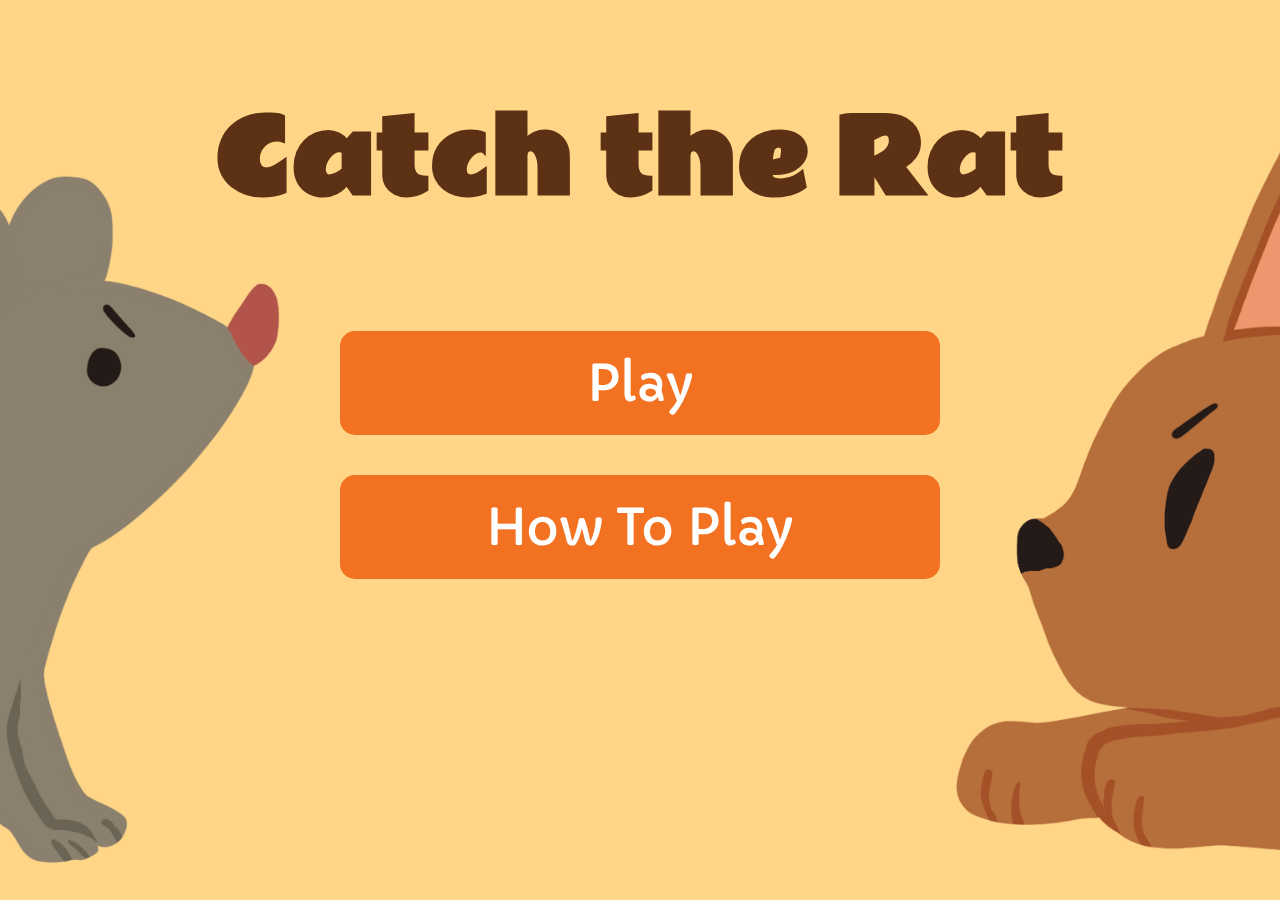
<file: index.html>
<!DOCTYPE html>
<html>
    <head>
        <title>index</title>
        <link rel="preconnect" href="https://fonts.googleapis.com">
        <link rel="preconnect" href="https://fonts.gstatic.com" crossorigin>
        <link href="https://fonts.googleapis.com/css2?family=Capriola&family=Rammetto+One&display=swap" rel="stylesheet">
        <link rel="stylesheet" href="style2.css">
    </head>
    <body>
        <h1>Catch the Rat</h1>
        <button class="button" id="playagain">Play</button>
        <button class="button" id="howtoplay">How To Play</button>

        <img class="menuTest" src="menuscreenfinalyea.PNG"><img>

        <script src="scripthome.js"></script>
    </body>
</html>
</file>
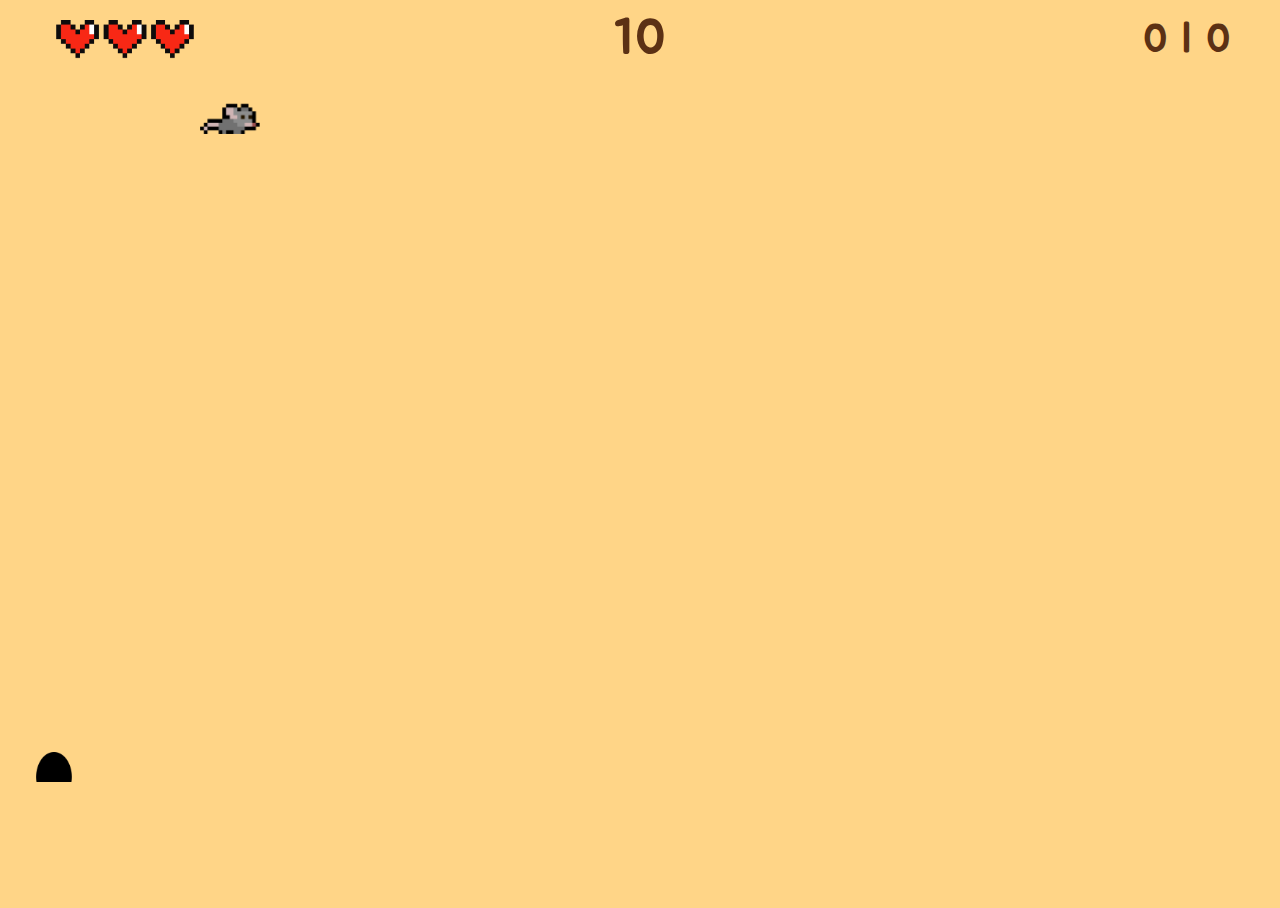
<file: CTC Final copy again/index.html>
<!DOCTYPE html>
<html>
    <head>
        <title>game</title>
        <link rel="preconnect" href="https://fonts.googleapis.com">
        <link rel="preconnect" href="https://fonts.gstatic.com" crossorigin>
        <link href="https://fonts.googleapis.com/css2?family=Capriola&family=Jua&family=Rammetto+One&display=swap" rel="stylesheet">
        <link rel="stylesheet" href="style.css"></link>
    </head>
    <body>
        <div class="score" style="display: none;"></div>
        <div id="currentScore"></div>
        <audio id="hitSound" src="damage.wav"></audio>

        <div class="over" style="display: none;">test game over page</div>
        <div class="invisibleDiv" style="display: none;">Test</div>


        <div class="threeHearts" style="display: none;">
            <img src="3hearts.png" width="150px" style="position: absolute;left:50px;top:0px">
        </div>
        <div class="twoHearts" style="display: none;">
            <img src="2hearts.png" width="150px" style="position: absolute;left:50px;top:0px">
        </div>
        <div class="oneHeart" style="display: none;">
            <img src="1heart.png" width="150px" style="position: absolute;left:50px;top:0px">
        </div>
        <img src="mousesmall.gif" class="player" style="position: absolute;left:0px;top:0px">
        <img src="rathole.png" class="hole">
        <script src="script.js"></script>
    </body>
</html>
</file>
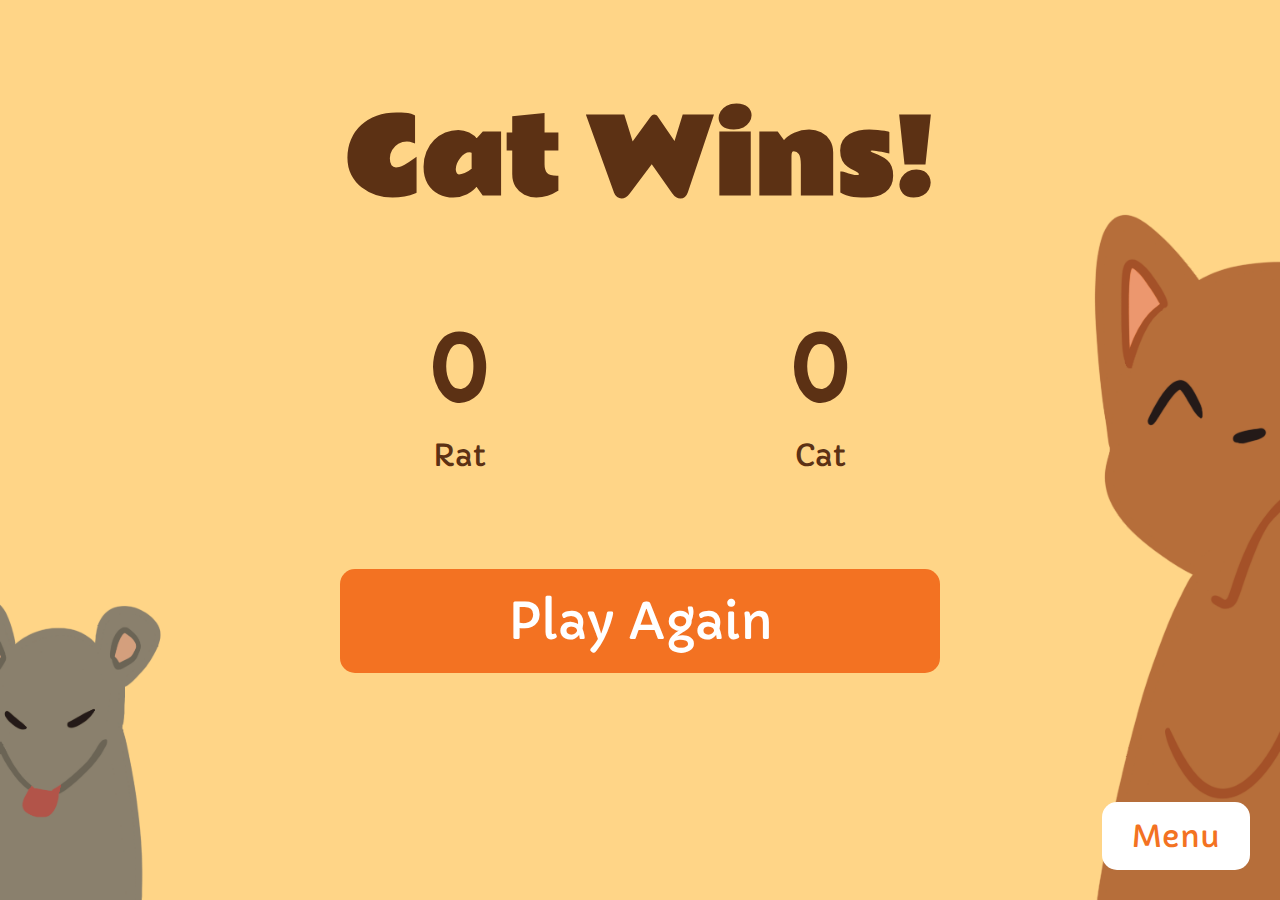
<file: catwins.html>
<!DOCTYPE html>
<html>
    <head>
        <title>catwins</title>
        <link rel="preconnect" href="https://fonts.googleapis.com">
        <link rel="preconnect" href="https://fonts.gstatic.com" crossorigin>
        <link href="https://fonts.googleapis.com/css2?family=Capriola&family=Jua&family=Rammetto+One&display=swap" rel="stylesheet">
        <link rel="stylesheet" href="style2.css">
    </head>
    <body>
        <h1>Cat Wins!</h1>
        <div class="fullBlock">
            <div class="rightBlock">
                <div class="score"></div>
                <div class="scoreName">Rat</div>
            </div>
            <div class="leftBlock">
                <div class="scoreCat"></div>
                <div class="scoreNameCat">Cat</div>
            </div>
        </div>

        <button class="button" id="playagain">Play Again</button>
        <button class="button2" id="menu">Menu</button>
        <div class="score"></div>
        <img class="menuTest" src="catwinfinal.PNG">
        <script src="script2.js"></script>
    </body>
</html>
</file>
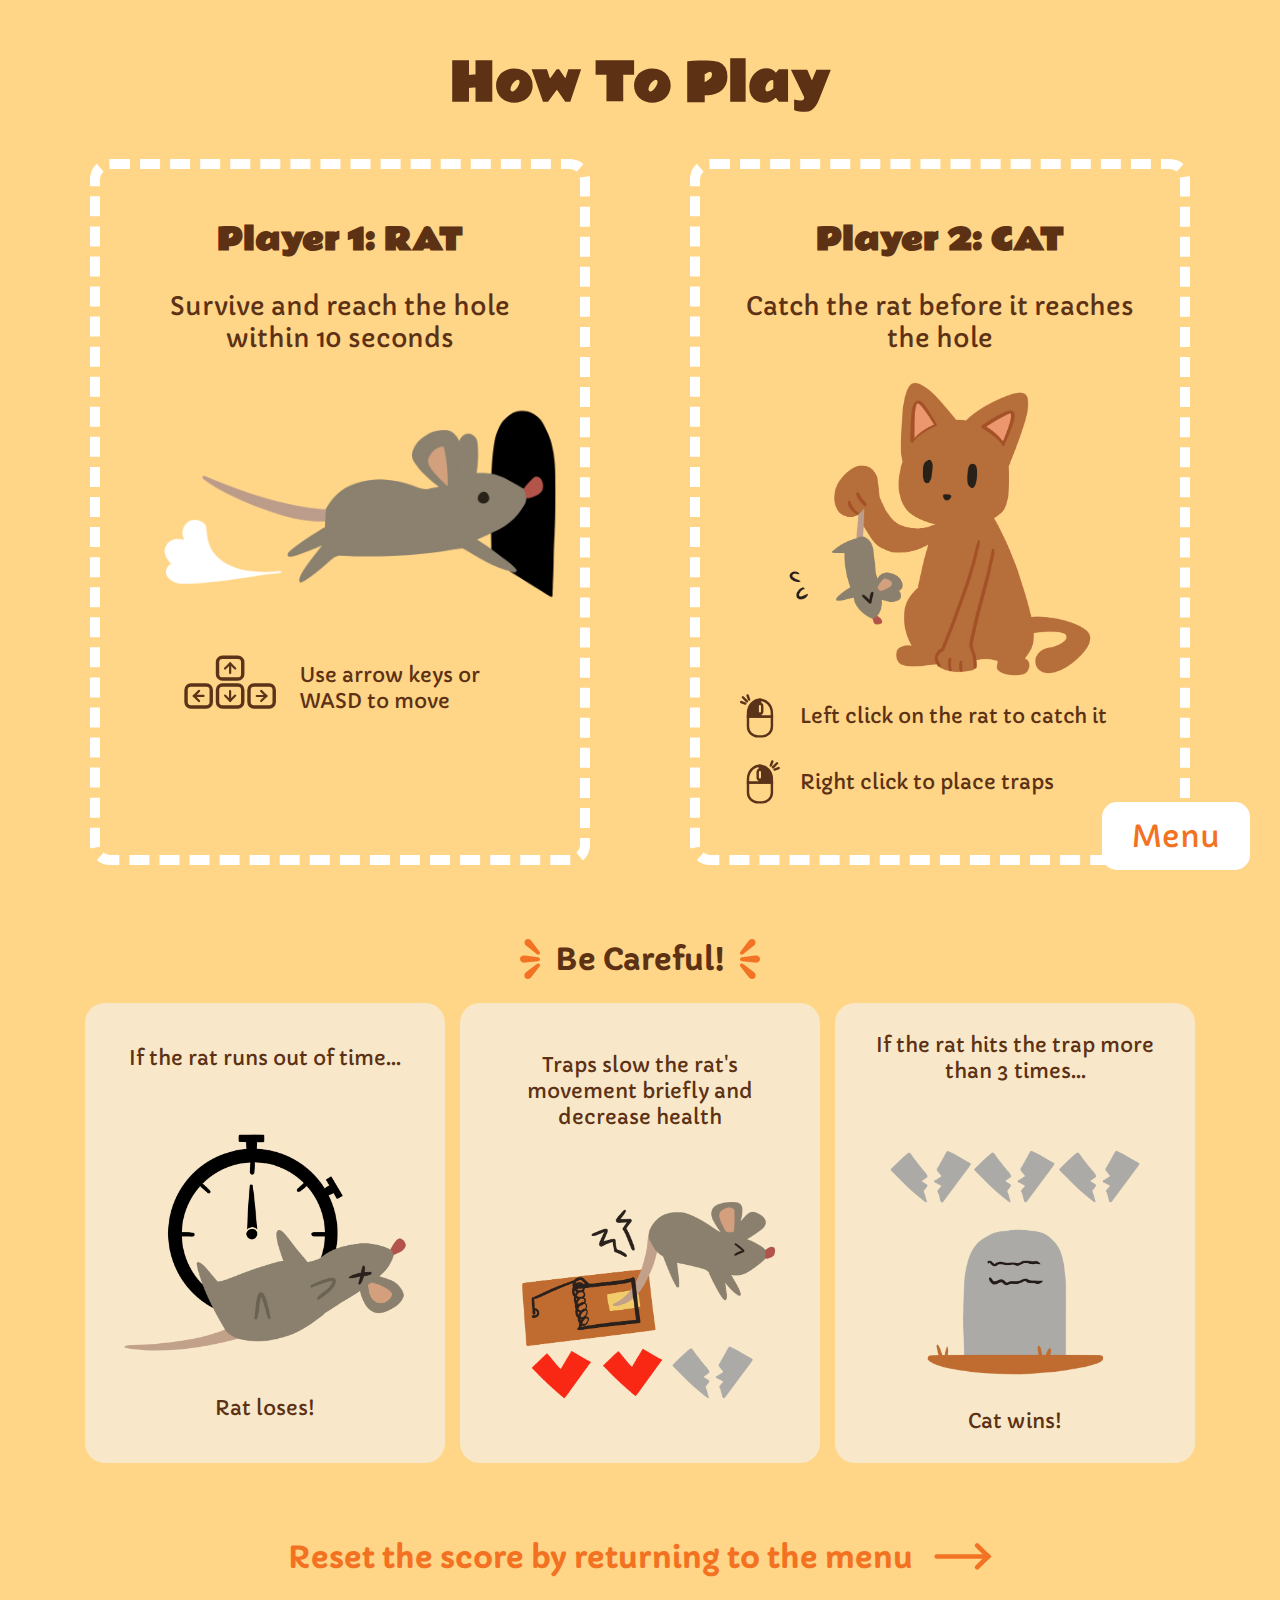
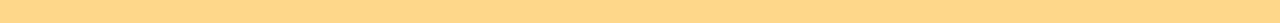
<file: howtoplay.html>
<!DOCTYPE html>
<html>
    <head>
        <title>home</title>
        <link rel="preconnect" href="https://fonts.googleapis.com">
        <link rel="preconnect" href="https://fonts.gstatic.com" crossorigin>
        <link href="https://fonts.googleapis.com/css2?family=Capriola&family=Rammetto+One&display=swap" rel="stylesheet">
        <link rel="stylesheet" href="style2.css">

    </head>
    <body>
        <h1 class="title">How To Play</h1>
        <div class="directionWrapper">
            <div class="wrapperRat">
                <h2 class="playerHeading">Player 1: RAT</h2>
                <p class="objective">Survive and reach the hole within 10 seconds</p>
                <img src="ratruntohole.PNG" height="250px" width="auto">
                <div class="controls">
                    <img src="keyboard.svg" height="auto" width="100px">
                    <p class="pLeft">Use arrow keys or WASD to move</p>
                </div>
            </div>
            <div class="wrapperCat">
                <h2 class="playerHeading">Player 2: CAT</h2>
                <p class="objective">Catch the rat before it reaches the hole</p>
                <img src="catcaughtraat.PNG" height="300px" width="auto">
                <div class="click">
                    <img src="mouseleftclick.svg" width="40px" height="auto">
                    <p class="p">Left click on the rat to catch it</p>
                </div>
                <div class="click">
                    <img src="mouserightclick.svg" width="40px" height="auto">
                    <p class="p">Right click to place traps</p>
                </div>
            </div>
        </div>
        <div class="wrapperLines">
            <img src="3lines.svg" width="20px" height="auto">
            <h2 class="beCareful">Be Careful!</h2>
            <img src="3lines copy.svg" width="20px" height="auto">
        </div>
        <div class="scenerios">
            <div class="container">
                <p class="p">If the rat runs out of time...</p>
                <img src="timesup.PNG">
                <p class="p">Rat loses!</p>
            </div>
            <div class="container">
                <p class="p">Traps slow the rat's movement briefly and decrease health</p>
                <img src="caughtintrapfinal.PNG">
            </div>
            <div class="container">
                <p class="p">If the rat hits the trap more than 3 times...</p>
                <img src="gravefinal.PNG">
                <p class="p">Cat wins!</p>
            </div>
        </div>
        <div class="menuDirections">
            <h2 class="reset">Reset the score by returning to the menu</h2>
            <img src="arrowformenu.svg" width="60px" height="auto">
        </div>
        <button class="button2" id="menu">Menu</button>

        <script src="scripthow.js"></script>
    </body>
</html>
</file>
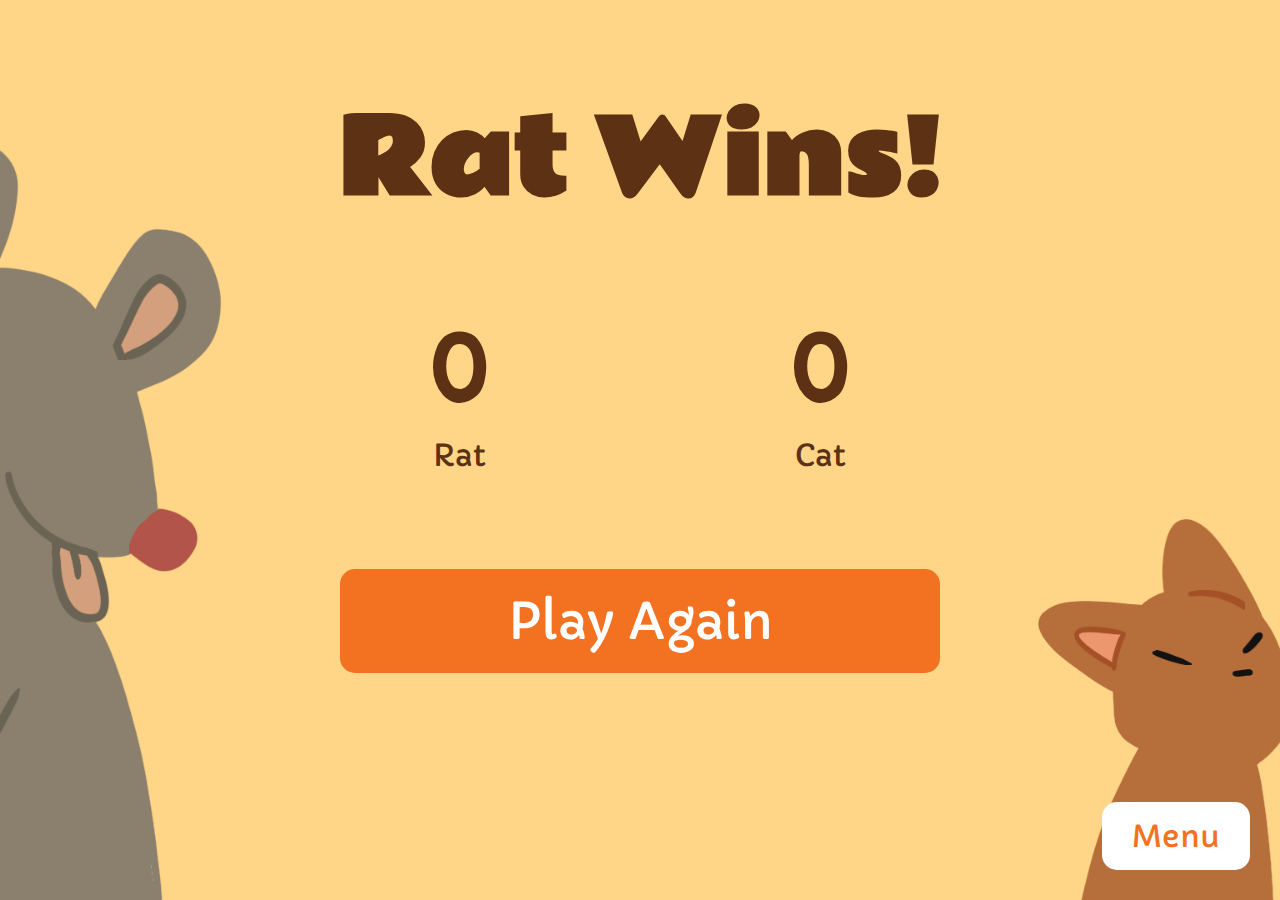
<file: mousewins.html>
<!DOCTYPE html>
<html>
    <head>
        <title>mousewins</title>
        <link rel="preconnect" href="https://fonts.googleapis.com">
        <link rel="preconnect" href="https://fonts.gstatic.com" crossorigin>
        <link href="https://fonts.googleapis.com/css2?family=Capriola&family=Jua&family=Rammetto+One&display=swap" rel="stylesheet">
        <link rel="stylesheet" href="style2.css">
    </head>
    <body>
        <h1>Rat Wins!</h1>
        <div class="fullBlock">
            <div class="rightBlock">
                <div class="score"></div>
                <div class="scoreName">Rat</div>
            </div>
            <div class="leftBlock">
                <div class="scoreCat"></div>
                <div class="scoreNameCat">Cat</div>
            </div>
        </div>

        <button class="button" id="playagain">Play Again</button>
        <button class="button2" id="menu">Menu</button>
        <img class="menuTest" src="mousewinfinal.PNG">
        <script src="script2.js"></script>
    </body>
</html>
</file>
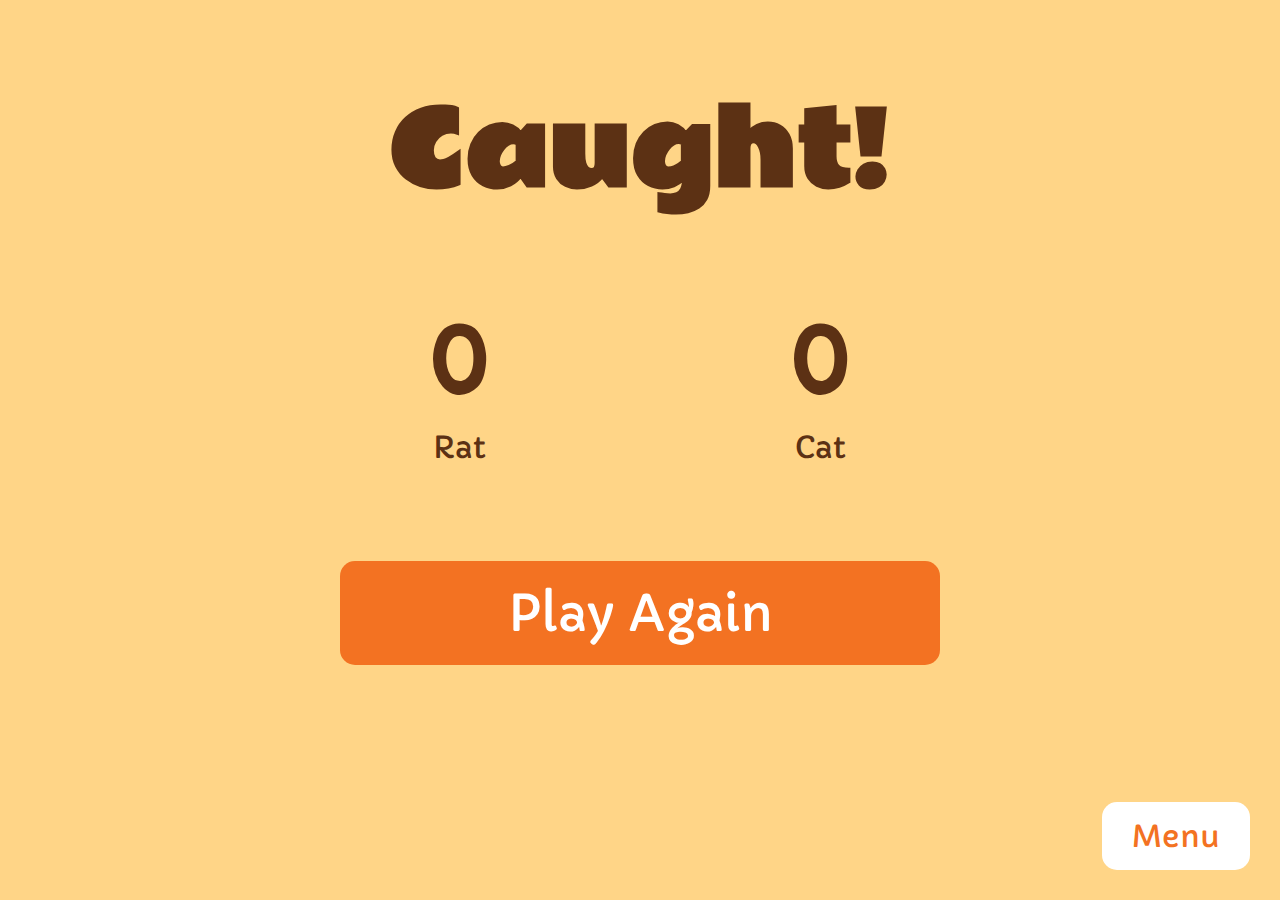
<file: CTC Final copy again/catwins.html>
<!DOCTYPE html>
<html>
    <head>
        <title>catwins</title>
        <link rel="preconnect" href="https://fonts.googleapis.com">
        <link rel="preconnect" href="https://fonts.gstatic.com" crossorigin>
        <link href="https://fonts.googleapis.com/css2?family=Capriola&family=Jua&family=Rammetto+One&display=swap" rel="stylesheet">
        <link rel="stylesheet" href="style2.css">
    </head>
    <body>
        <h1>Caught!</h1>
        <div class="fullBlock">
            <div class="rightBlock">
                <div class="score"></div>
                <div class="scoreName">Rat</div>
            </div>
            <div class="leftBlock">
                <div class="scoreCat"></div>
                <div class="scoreNameCat">Cat</div>
            </div>
        </div>

        <button class="button" id="playagain">Play Again</button>
        <button class="button2" id="menu">Menu</button>
        <div class="score"></div>
        <script src="script2.js"></script>
    </body>
</html>
</file>
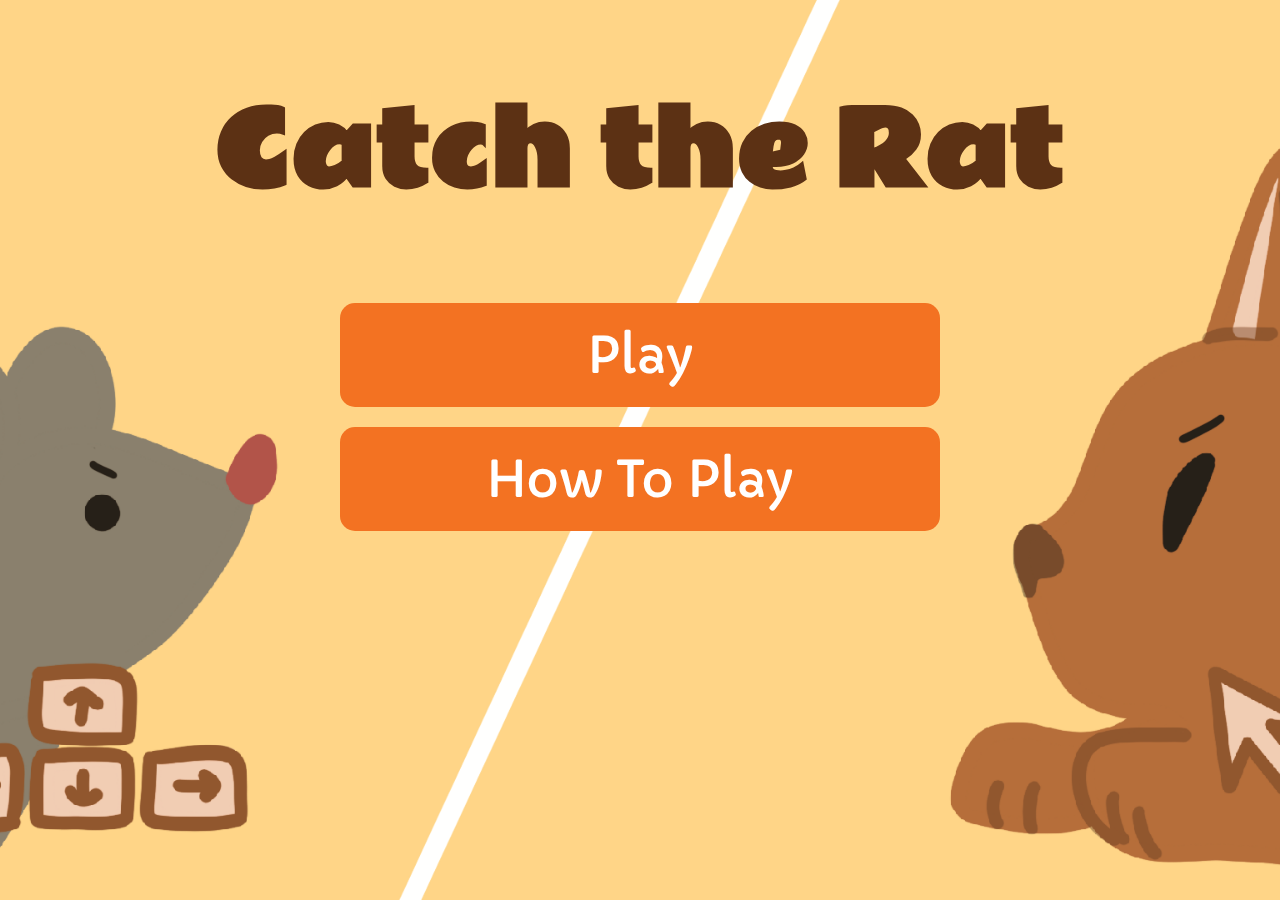
<file: CTC Final copy again/home.html>
<!DOCTYPE html>
<html>
    <head>
        <title>home</title>
        <link rel="preconnect" href="https://fonts.googleapis.com">
        <link rel="preconnect" href="https://fonts.gstatic.com" crossorigin>
        <link href="https://fonts.googleapis.com/css2?family=Capriola&family=Rammetto+One&display=swap" rel="stylesheet">
        <link rel="stylesheet" href="style2.css">
    </head>
    <body>
        <h1>Catch the Rat</h1>
        <button class="button" id="playagain">Play</button>
        <button class="button" id="howtoplay">How To Play</button>

        <img class="menuTest" src="menutest3.PNG"><img>

        <script src="scripthome.js"></script>
    </body>
</html>
</file>
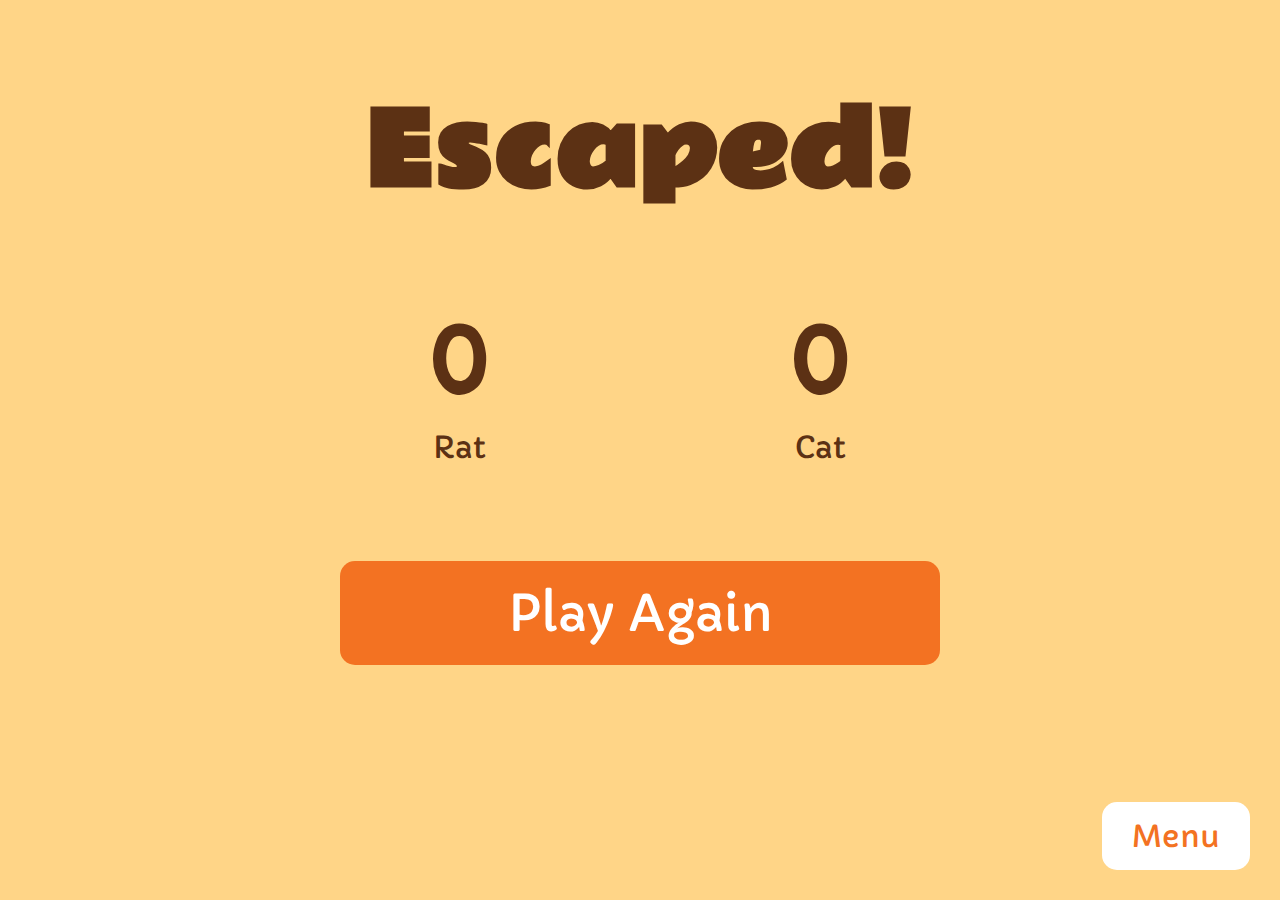
<file: CTC Final copy again/mousewins.html>
<!DOCTYPE html>
<html>
    <head>
        <title>mousewins</title>
        <link rel="preconnect" href="https://fonts.googleapis.com">
        <link rel="preconnect" href="https://fonts.gstatic.com" crossorigin>
        <link href="https://fonts.googleapis.com/css2?family=Capriola&family=Jua&family=Rammetto+One&display=swap" rel="stylesheet">
        <link rel="stylesheet" href="style2.css">
    </head>
    <body>
        <h1>Escaped!</h1>
        <div class="fullBlock">
            <div class="rightBlock">
                <div class="score"></div>
                <div class="scoreName">Rat</div>
            </div>
            <div class="leftBlock">
                <div class="scoreCat"></div>
                <div class="scoreNameCat">Cat</div>
            </div>
        </div>

        <button class="button" id="playagain">Play Again</button>
        <button class="button2" id="menu">Menu</button>
        <script src="script2.js"></script>
    </body>
</html>
</file>
<file: style2.css>
body {
  text-align: center;
  margin-right: auto;
  margin-left: auto;
  background-color: #ffd587;
  display: flex;
  justify-content: center;
  align-items: center;
  flex-direction: column;
}

.rammetto-one-regular {
    font-family: "Rammetto One", serif;
    font-weight: 400;
    font-style: normal;
  }

.capriola-regular {
    font-family: "Capriola", serif;
    font-weight: 400;
    font-style: normal;
  }

.jua-regular {
  font-family: "Jua", serif;
  font-weight: 400;
  font-style: normal;
}

.button {
    background-color: #f37222;
    border: none;
    color: white;
    width: 600px;
    text-align: center;
    padding: 20px 45px;
    display: flex;
    justify-content: center;
    margin-right: auto;
    margin-left: auto;
    margin-top: 20px;
    margin-bottom: 20px;
    /*display: inline-block;*/
    font-size: 50px;
    font-family: "Capriola";
    /*box-shadow: 0 8px 16px 0 rgba(0,0,0,0.2), 0 6px 20px 0 rgba(0,0,0,0.19);*/
    border-radius: 15px;
    

}

.button:hover {
    background-color: white;
    color: #f37222;
    transition-duration: 0.2s;
    border: 10px solid #f37222;
    text-align: center;
    margin: auto;
    cursor: pointer;
  }

.button2 {
    background-color: white;
    position: fixed;
    border: none;
    color: #f37222;
    width: auto;
    text-align: center;
    padding: 15px 30px;
    justify-content: center;
    right: 30px;
    bottom: 30px;
    /*display: inline-block;*/
    font-size: 30px;
    font-family: "Capriola";
    /*box-shadow: 0 8px 16px 0 rgba(0,0,0,0.2), 0 6px 20px 0 rgba(0,0,0,0.19);*/
    border-radius: 15px;
}

.button2:hover {
    background-color: #f37222;
    color: white;
    transition-duration: 0.2s;
    border: 10px solid #f37222;
    text-align: center;
    margin: auto;
    cursor: pointer;
  }

.score {
  font-family: "Jua", serif;
  font-size: 100px;
  color: #5c3114;
  text-align: center;
}

.scoreCat {
  text-align: center;
  font-family: "Jua", serif;
  font-size: 100px;
  color: #5c3114;
}

.rightBlock {
  justify-content: center; /* Horizontally center the content inside */
  align-items: center; /* Vertically center the content inside */
  margin-left: auto;
  margin-right: auto;
  width: fit-content;
}


.scoreNameCat {
  font-family: "Capriola", serif;
  font-size: 30px;
  color: #5c3114;
  text-align: center;
}

.scoreName {
  font-family: "Capriola", serif;
  font-size: 30px;
  color: #5c3114;
  text-align: center;
}

.leftBlock {
  justify-content: center; /* Horizontally center the content inside */
  align-items: center; /* Vertically center the content inside */
  margin-left: auto;
  margin-right: auto;
  width: fit-content;
}

.fullBlock {
  display: flex;
  justify-content: center; /* Horizontally center the content inside */
  align-items: center; /* Vertically center the content inside */
  margin-left: auto;
  margin-right: auto;
  width: fit-content;
  column-gap: 300px;
  padding-bottom: 75px;
}

.menuTest {
  position: absolute;
  top: 0;
  left: 0;
  width: 100%;
  height: 100%;
  object-fit: cover; /* Ensure it covers the entire screen without distortion */
  z-index: -1;

}

.playerHeading {
  font-family: "Rammetto One";
  color: #5c3114;
  font-size: 30px;

}

h1 {
  font-family: "Rammetto One";
  color: #5c3114;
  font-size: 100px;
  text-align: center;
}

.title {
  font-family: "Rammetto One";
  color: #5c3114;
  font-size: 50px;

}

.p {
  font-family: "Capriola", serif;
  font-size: 20px;
  color:#5c3114;
}


.goal {
  font-family: "Capriola", serif;
  font-size: 20px;
  color:#5c3114;
  width: 300px;
  text-align: center;

}

.directionWrapper {
  display: flex;
  justify-content: center;
  margin-left: auto;
  margin-right: auto;
  width: fit-content;
  column-gap: 100px;
}

.controls {
  display: flex;
  justify-content: center;
  align-items: center;
  margin-left: auto;
  margin-right: auto;
  width: fit-content;
}

.scenerios {
  display: flex;
  justify-content: center;
  margin-left: auto;
  margin-right: auto;
  width: fit-content;
  column-gap: 15px;
}

.container{
  background-color:#f8e8c9;
  padding:30px;
  width: 300px;
  height: 400px;
  border-radius: 20px;
  justify-content: center;
  display:flex;
  flex-direction: column;

}
.beCareful {
  font-family: "Capriola", serif;
  color: #5c3114;
  font-size: 30px;
}

.click {
  display: flex;
  column-gap: 20px;
}

.controls {
  display: flex;
  column-gap: 0px;
}

.wrapperCat, .wrapperRat {
  width: fit-content;
  justify-content: center;
  margin-left: auto;
  margin-right: auto;
  width: 400px;
  padding: 40px;
  padding-top: 20px;
  border-radius: 20px;
  border-style: dashed;
  border-color: white;
  border-width: 10px;
  
}

.wrapperLines {
  display: flex;
  width: fit-content;
  justify-content: center;
  margin-left: auto;
  margin-right: auto;
  column-gap: 15px;
  padding-top: 50px;
}

.arrowKeySpacing {
  padding-right: 30px;
}

.objective {
  font-family: "Capriola", serif;
  font-size: 25px;
  color:#5c3114;
}

.pLeft {
  font-family: "Capriola", serif;
  font-size: 20px;
  color:#5c3114;
  text-align: left;
  padding-left: 20px;
  width: 200px;
}

.menuDirections {
  display: flex;
  text-align: center;
  margin: auto;
  column-gap: -10px;
  padding-top: 50px;
  padding-bottom: 15px;
}

.reset {
  font-family: "Capriola", serif;
  color: #f37222;
  font-size: 30px;
  margin-right: 20px;
  align-items: center;
}
</file>
<file: CTC Final copy again/style.css>
/*img.player {
    transition: all 0.2s linear;
}*/

html {
    height: 100%;
    width: 100%;
    overflow-y: hidden;
}

body {
    text-align: center;
    margin-right: auto;
    margin-left: auto;
    background-color: #ffd587;
    height: 100%;

}

.player {
    width: 60px;
    height: auto;
    user-select: none;
    -webkit-user-drag: none;
}

img.player:hover {
    transform: rotate(20deg) scale(1.5)
}

h1 {
    font-family: Cambria;
    /*transition: 1s;*/
}
h1:hover {
    color: blue;
}

.hole {
    position:absolute;
    left: 200px;
    top: 200px;
    height: 30px;
    width: auto;
    
}

.rammetto-one-regular {
    font-family: "Rammetto One", serif;
    font-weight: 400;
    font-style: normal;
  }

.capriola-regular {
    font-family: "Capriola", serif;
    font-weight: 400;
    font-style: normal;
  }

.jua-regular {
  font-family: "Jua", serif;
  font-weight: 400;
  font-style: normal;
}


.invisibleDiv {
    font-family: "Jua", serif;
    font-size: 50px;
    color: #5c3114;

}

.threeHearts {
    height: 20px;
    width: auto;

}

.over {
    position: absolute;
    top: 0px;
    width: 20%;
    height: 20%;
    background-color: white;
    z-index: 1;
}

.flash-red {
    animation: flashRed 2s ease-out;
}

@keyframes flashRed {
    0% {
        filter: none;
    }

    50% {
        filter: hue-rotate(0deg) saturate(100) brightness(1);
    }

    100% {
        filter: none;
    }
}

.score {
    font-family: "Jua", serif;
    font-size: 100px;
    color: #5c3114;
  }

#currentScore {
    font-family: "Jua", serif;
    font-size: 40px;
    color: #5c3114;
    position: absolute;
    right:50px;
    top:15px;
}
</file>
<file: CTC Final copy again/style2.css>
body {
    text-align: center;
    margin-right: auto;
    margin-left: auto;
    background-color: #ffd587;
}

.rammetto-one-regular {
    font-family: "Rammetto One", serif;
    font-weight: 400;
    font-style: normal;
  }

.capriola-regular {
    font-family: "Capriola", serif;
    font-weight: 400;
    font-style: normal;
  }

.jua-regular {
  font-family: "Jua", serif;
  font-weight: 400;
  font-style: normal;
}

.button {
    background-color: #f37222;
    border: none;
    color: white;
    width: 600px;
    text-align: center;
    padding: 20px 45px;
    display: flex;
    justify-content: center;
    margin-right: auto;
    margin-left: auto;
    margin-top: 20px;
    margin-bottom: 20px;
    /*display: inline-block;*/
    font-size: 50px;
    font-family: "Capriola";
    /*box-shadow: 0 8px 16px 0 rgba(0,0,0,0.2), 0 6px 20px 0 rgba(0,0,0,0.19);*/
    border-radius: 15px;
    

}

.button:hover {
    background-color: white; /* Green */
    color: #f37222;
    transition-duration: 0.2s;
    border: 10px solid #f37222;
    text-align: center;
    margin: auto;
    cursor: pointer;
  }

h1 {
    font-family: "Rammetto One";
    color: #5c3114;
    font-size: 100px;
    text-align: center;
}

.title {
    font-family: "Rammetto One";
    color: #5c3114;
    font-size: 50px;
    margin-bottom: -20px;

}

.button2 {
    background-color: white;
    position: fixed;
    border: none;
    color: #f37222;
    width: auto;
    text-align: center;
    padding: 15px 30px;
    justify-content: center;
    right: 30px;
    bottom: 30px;
    /*display: inline-block;*/
    font-size: 30px;
    font-family: "Capriola";
    /*box-shadow: 0 8px 16px 0 rgba(0,0,0,0.2), 0 6px 20px 0 rgba(0,0,0,0.19);*/
    border-radius: 15px;
}

.button2:hover {
    background-color: #f37222;
    color: white;
    transition-duration: 0.2s;
    border: 10px solid #f37222;
    text-align: center;
    margin: auto;
    cursor: pointer;
  }

.p {
    font-family: "Capriola", serif;
    font-size: 20px;
}

.score {
  font-family: "Jua", serif;
  font-size: 100px;
  color: #5c3114;
  text-align: center;
}

.scoreCat {
  text-align: center;
  font-family: "Jua", serif;
  font-size: 100px;
  color: #5c3114;
}

.rightBlock {
  justify-content: center; /* Horizontally center the content inside */
  align-items: center; /* Vertically center the content inside */
  margin-left: auto;
  margin-right: auto;
  width: fit-content;
}


.scoreNameCat {
  font-family: "Capriola", serif;
  font-size: 30px;
  color: #5c3114;
  text-align: center;
}

.scoreName {
  font-family: "Capriola", serif;
  font-size: 30px;
  color: #5c3114;
  text-align: center;
}

.leftBlock {
  justify-content: center; /* Horizontally center the content inside */
  align-items: center; /* Vertically center the content inside */
  margin-left: auto;
  margin-right: auto;
  width: fit-content;
}

.fullBlock {
  display: flex;
  justify-content: center; /* Horizontally center the content inside */
  align-items: center; /* Vertically center the content inside */
  margin-left: auto;
  margin-right: auto;
  width: fit-content;
  column-gap: 300px;
  padding-bottom: 75px;
}

.menuTest {
  position: absolute;
  top: 0;
  left: 0;
  width: 100%;
  height: 100%;
  object-fit: cover; /* Ensure it covers the entire screen without distortion */
  z-index: -1;

}

.playerHeading {
  font-family: "Rammetto One";
  color: #5c3114;
  font-size: 30px;
  margin-bottom: -20px;

}

.directionWrapper {
  display: flex;
  justify-content: center;
  margin-left: auto;
  margin-right: auto;
  width: fit-content;
  column-gap: 200px;
}

.controls {
  display: flex;
  justify-content: center;
  align-items: center;
  margin-left: auto;
  margin-right: auto;
  width: fit-content;
}

.scenerios {
  display: flex;
  justify-content: center;
  margin-left: auto;
  margin-right: auto;
  width: fit-content;
  column-gap: 10px;
}

.container{
  background-color:aliceblue;
  padding:30px;
  width: 300px;
  border-radius: 30px;
}
.beCareful {
  font-family: "Rammetto One";
  color: #5c3114;
  font-size: 30px;
}
</file>
